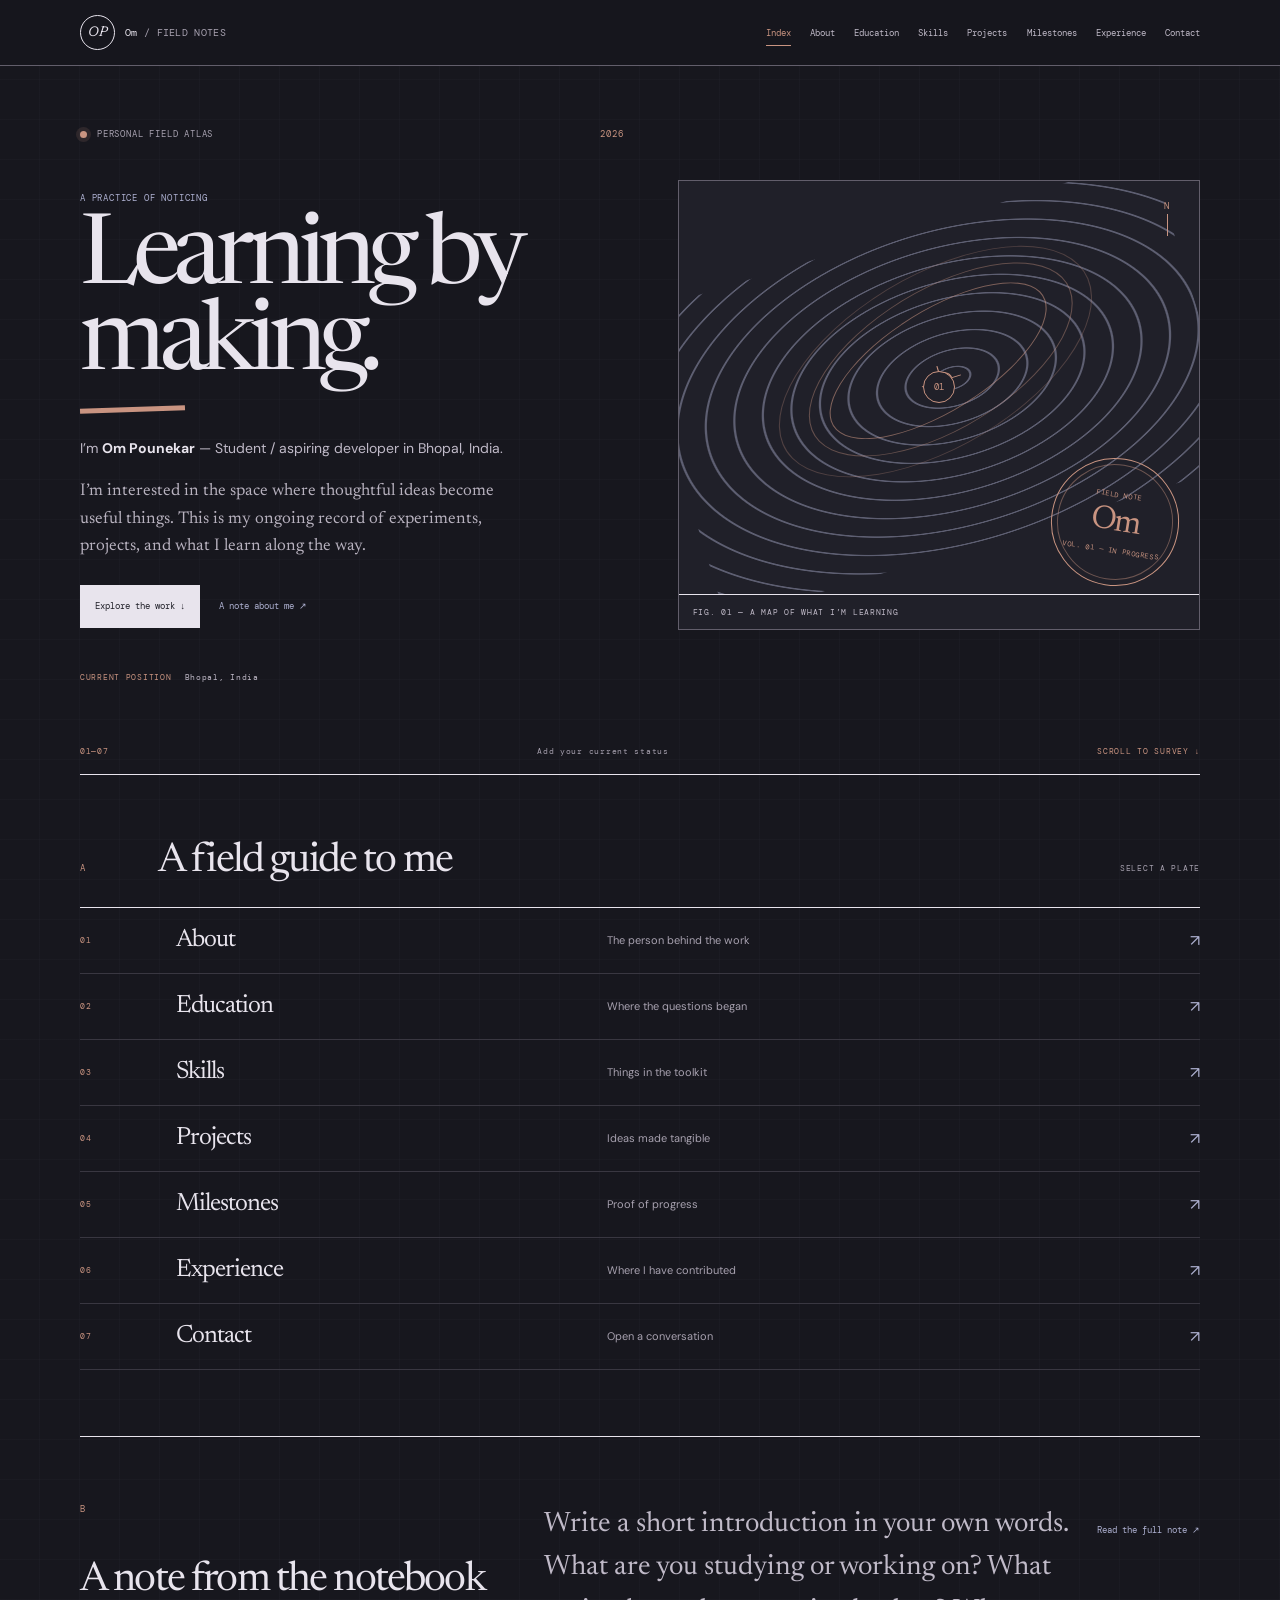
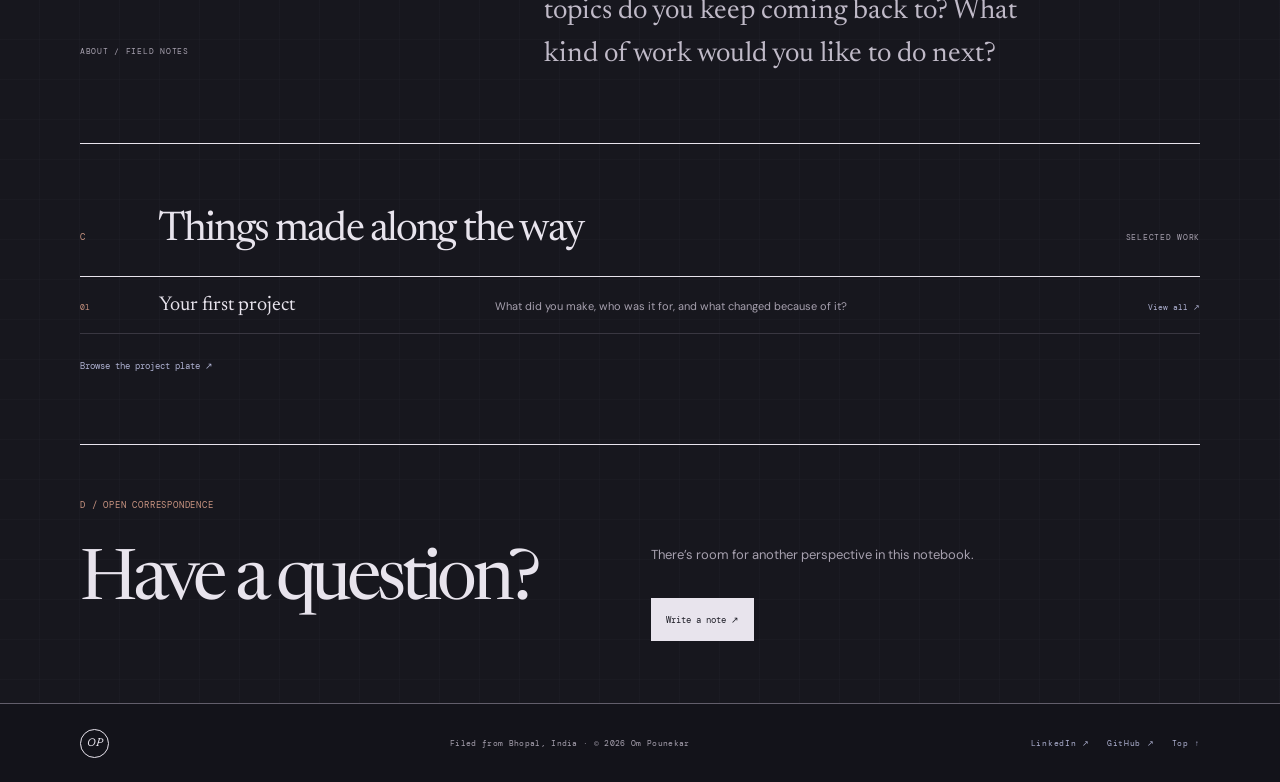
<file: index.html>
<!doctype html>
<html lang="en">
  <head>
    <meta charset="utf-8">
    <meta name="viewport" content="width=device-width, initial-scale=1">
    <meta name="theme-color" content="#17171e">
    <meta name="description" content="A personal field atlas of projects, learning, and ideas by Om Pounekar.">
    <title>Om Pounekar — Field Atlas</title>
    <link rel="preconnect" href="https://fonts.googleapis.com">
    <link rel="preconnect" href="https://fonts.gstatic.com" crossorigin>
    <link href="https://fonts.googleapis.com/css2?family=DM+Mono:wght@400;500&family=DM+Sans:wght@400;500;600;700&family=Newsreader:opsz,wght@6..72,400;6..72,500;6..72,600&family=Space+Grotesk:wght@400;500;600;700&display=swap" rel="stylesheet">
    <link rel="stylesheet" href="style.css">
    <script src="script.js" defer></script>
  </head>
  <body data-page="home" data-base="./" data-profile="profile.json">
    <a class="skip-link" href="#main">Skip to content</a>
    <div id="app"><p class="loading-note">Unfolding the field notes…</p></div>
    <noscript>This portfolio needs JavaScript to display the profile stored in profile.json.</noscript>
  </body>
</html>
</file>
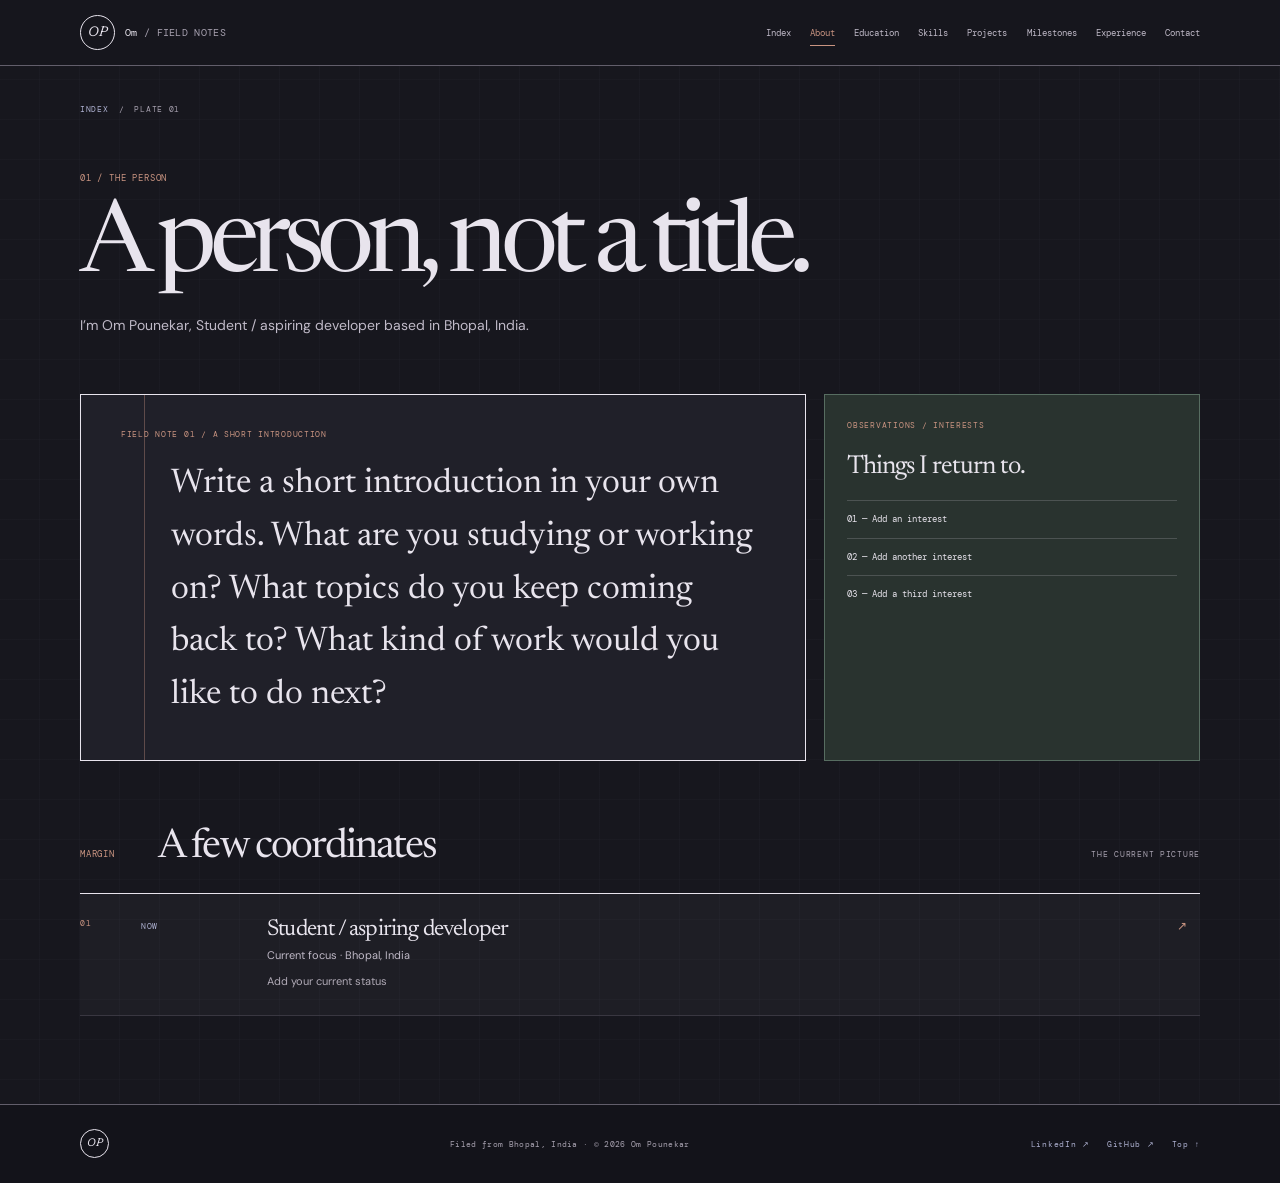
<file: about/index.html>
<!doctype html>
<html lang="en">
  <head>
    <meta charset="utf-8">
    <meta name="viewport" content="width=device-width, initial-scale=1">
    <meta name="theme-color" content="#17171e">
    <meta name="description" content="About Om Pounekar — interests, background, and current focus.">
    <title>About — Om Pounekar</title>
    <link rel="preconnect" href="https://fonts.googleapis.com">
    <link rel="preconnect" href="https://fonts.gstatic.com" crossorigin>
    <link href="https://fonts.googleapis.com/css2?family=DM+Mono:wght@400;500&family=DM+Sans:wght@400;500;600;700&family=Newsreader:opsz,wght@6..72,400;6..72,500;6..72,600&family=Space+Grotesk:wght@400;500;600;700&display=swap" rel="stylesheet">
    <link rel="stylesheet" href="../style.css">
    <script src="../script.js" defer></script>
  </head>
  <body data-page="about" data-base="../" data-profile="../profile.json">
    <a class="skip-link" href="#main">Skip to content</a>
    <div id="app"><p class="loading-note">Unfolding the field notes…</p></div>
    <noscript>This portfolio needs JavaScript to display the profile stored in profile.json.</noscript>
  </body>
</html>
</file>
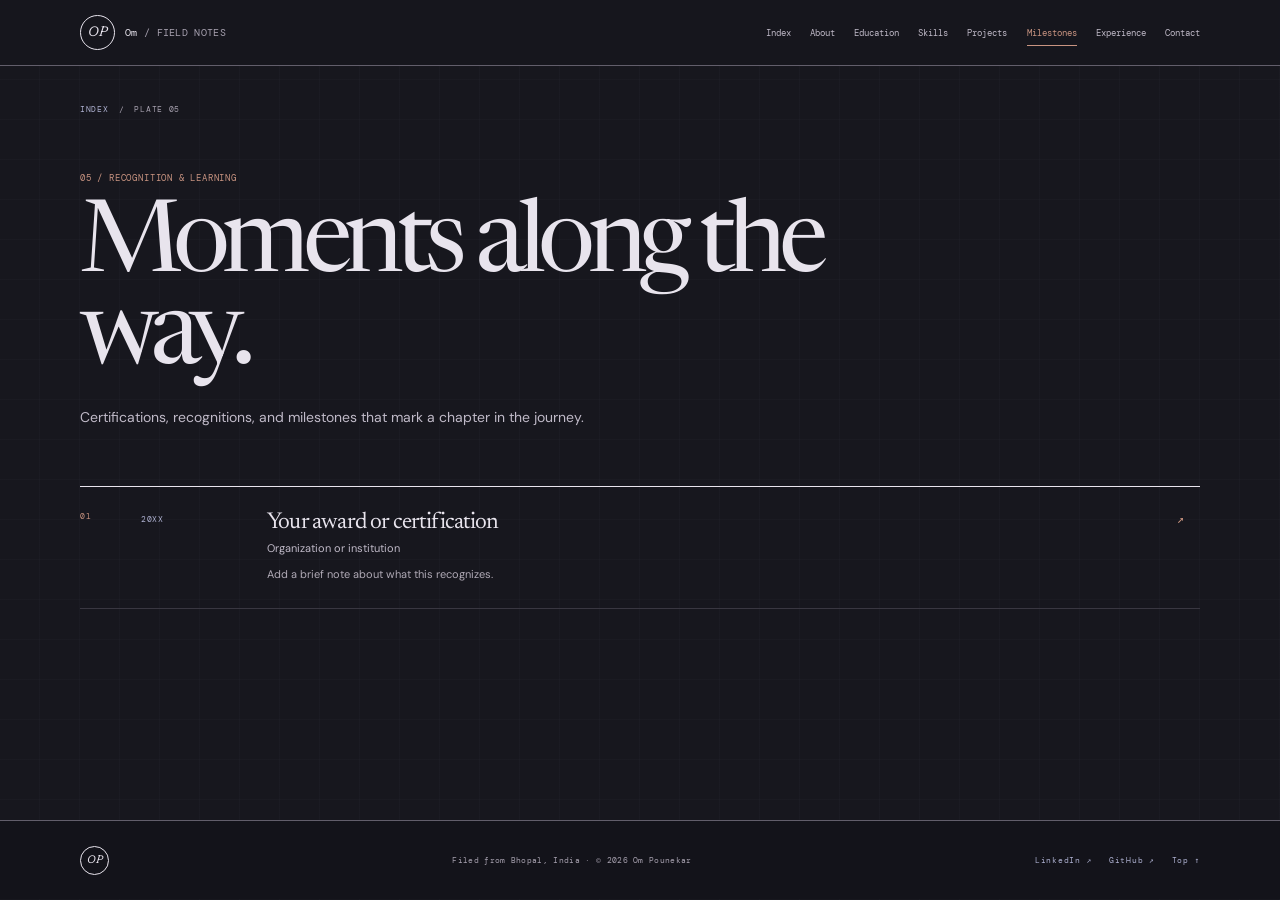
<file: achievements/index.html>
<!doctype html>
<html lang="en">
  <head>
    <meta charset="utf-8">
    <meta name="viewport" content="width=device-width, initial-scale=1">
    <meta name="theme-color" content="#17171e">
    <meta name="description" content="Achievements, awards, and certifications of Om Pounekar.">
    <title>Milestones — Om Pounekar</title>
    <link rel="preconnect" href="https://fonts.googleapis.com">
    <link rel="preconnect" href="https://fonts.gstatic.com" crossorigin>
    <link href="https://fonts.googleapis.com/css2?family=DM+Mono:wght@400;500&family=DM+Sans:wght@400;500;600;700&family=Newsreader:opsz,wght@6..72,400;6..72,500;6..72,600&family=Space+Grotesk:wght@400;500;600;700&display=swap" rel="stylesheet">
    <link rel="stylesheet" href="../style.css">
    <script src="../script.js" defer></script>
  </head>
  <body data-page="achievements" data-base="../" data-profile="../profile.json">
    <a class="skip-link" href="#main">Skip to content</a>
    <div id="app"><p class="loading-note">Unfolding the field notes…</p></div>
    <noscript>This portfolio needs JavaScript to display the profile stored in profile.json.</noscript>
  </body>
</html>
</file>
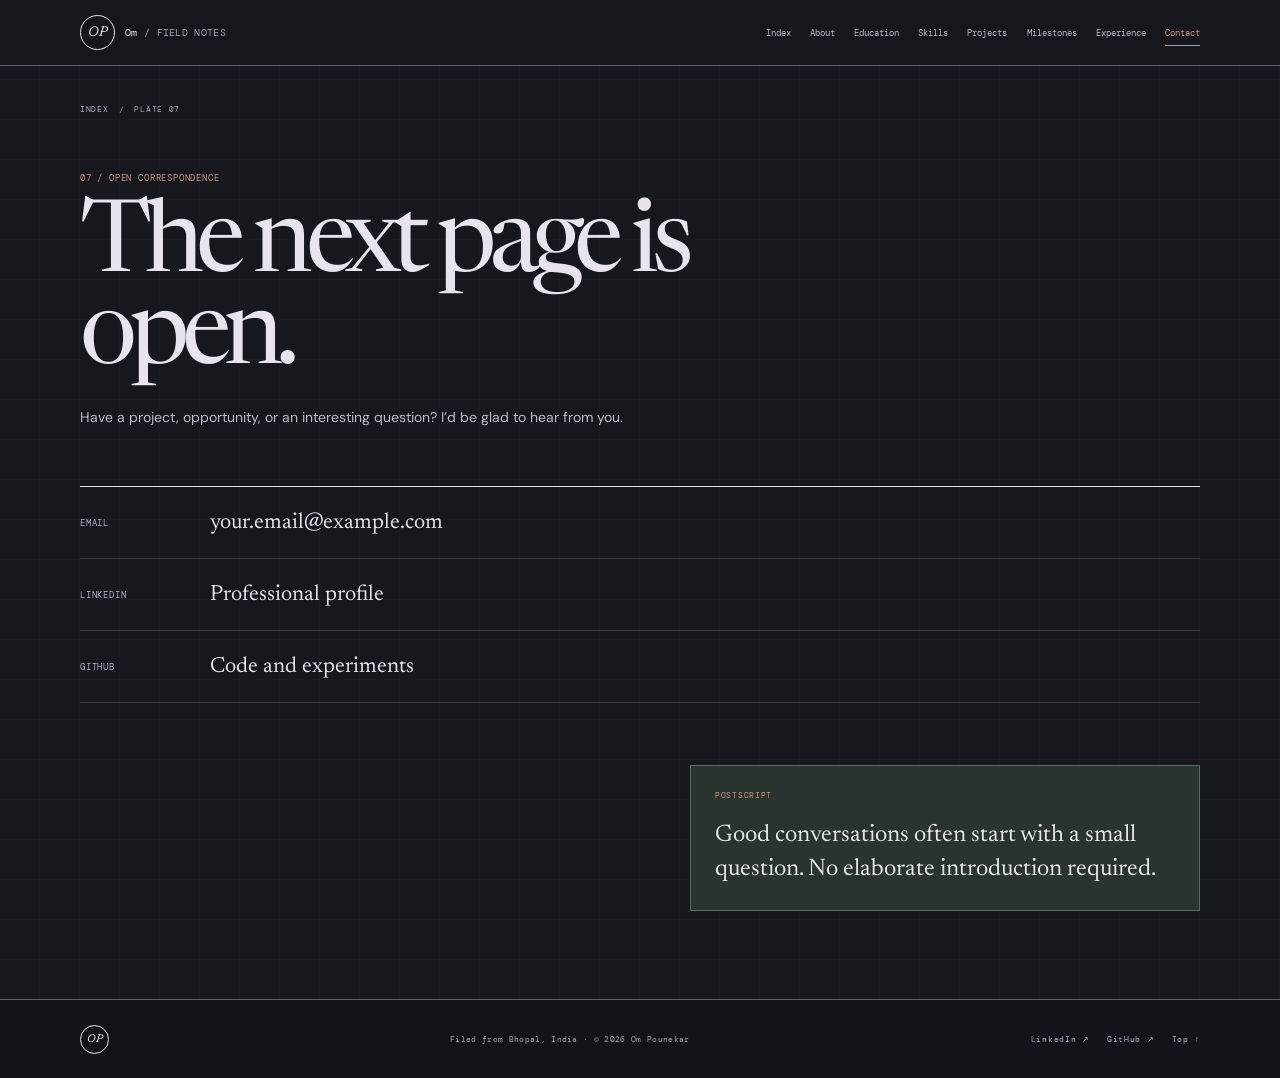
<file: contact/index.html>
<!doctype html>
<html lang="en">
  <head>
    <meta charset="utf-8">
    <meta name="viewport" content="width=device-width, initial-scale=1">
    <meta name="theme-color" content="#17171e">
    <meta name="description" content="Contact Om Pounekar and visit LinkedIn and GitHub profiles.">
    <title>Contact — Om Pounekar</title>
    <link rel="preconnect" href="https://fonts.googleapis.com">
    <link rel="preconnect" href="https://fonts.gstatic.com" crossorigin>
    <link href="https://fonts.googleapis.com/css2?family=DM+Mono:wght@400;500&family=DM+Sans:wght@400;500;600;700&family=Newsreader:opsz,wght@6..72,400;6..72,500;6..72,600&family=Space+Grotesk:wght@400;500;600;700&display=swap" rel="stylesheet">
    <link rel="stylesheet" href="../style.css">
    <script src="../script.js" defer></script>
  </head>
  <body data-page="contact" data-base="../" data-profile="../profile.json">
    <a class="skip-link" href="#main">Skip to content</a>
    <div id="app"><p class="loading-note">Unfolding the field notes…</p></div>
    <noscript>This portfolio needs JavaScript to display the profile stored in profile.json.</noscript>
  </body>
</html>
</file>
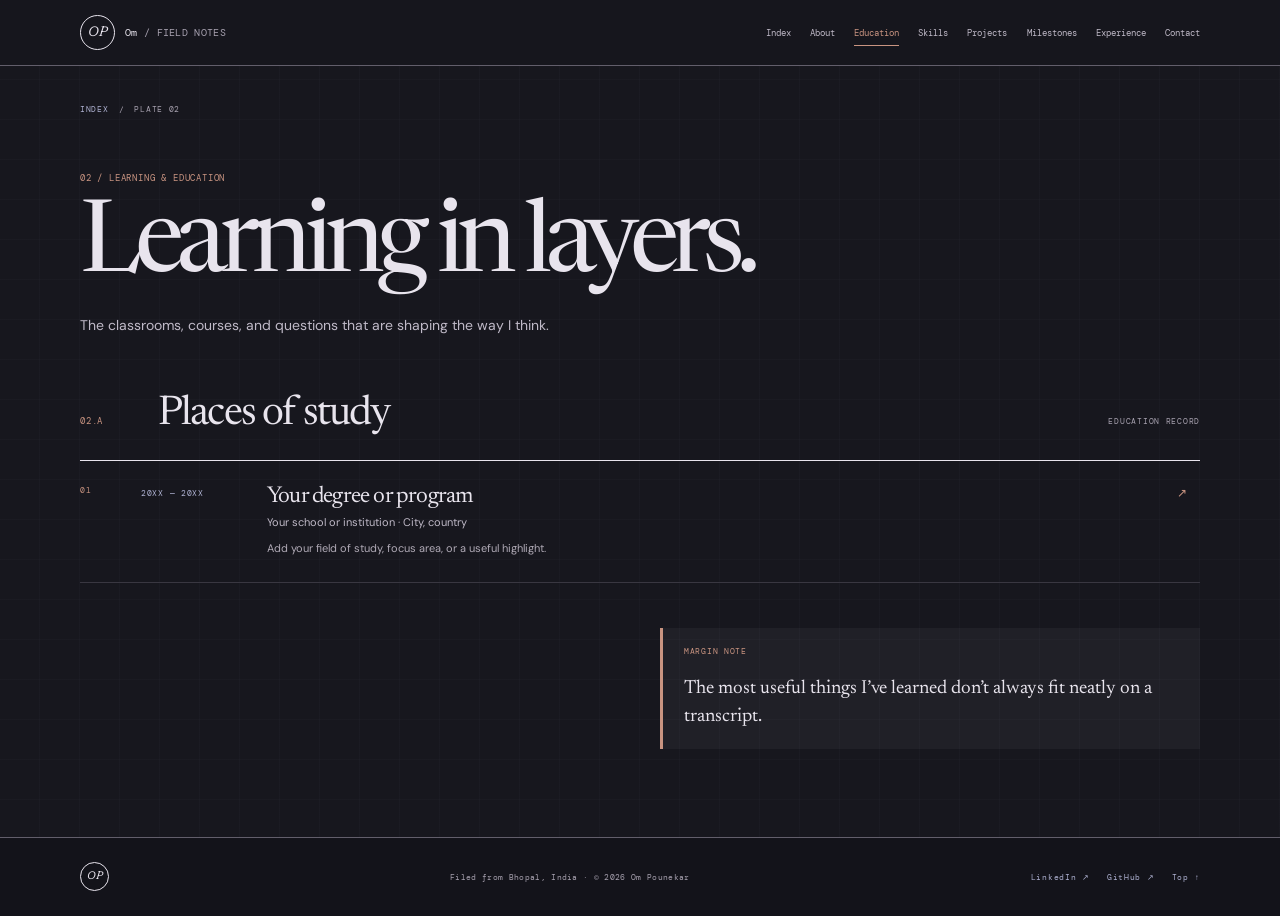
<file: education/index.html>
<!doctype html>
<html lang="en">
  <head>
    <meta charset="utf-8">
    <meta name="viewport" content="width=device-width, initial-scale=1">
    <meta name="theme-color" content="#17171e">
    <meta name="description" content="The education and learning journey of Om Pounekar.">
    <title>Education — Om Pounekar</title>
    <link rel="preconnect" href="https://fonts.googleapis.com">
    <link rel="preconnect" href="https://fonts.gstatic.com" crossorigin>
    <link href="https://fonts.googleapis.com/css2?family=DM+Mono:wght@400;500&family=DM+Sans:wght@400;500;600;700&family=Newsreader:opsz,wght@6..72,400;6..72,500;6..72,600&family=Space+Grotesk:wght@400;500;600;700&display=swap" rel="stylesheet">
    <link rel="stylesheet" href="../style.css">
    <script src="../script.js" defer></script>
  </head>
  <body data-page="education" data-base="../" data-profile="../profile.json">
    <a class="skip-link" href="#main">Skip to content</a>
    <div id="app"><p class="loading-note">Unfolding the field notes…</p></div>
    <noscript>This portfolio needs JavaScript to display the profile stored in profile.json.</noscript>
  </body>
</html>
</file>
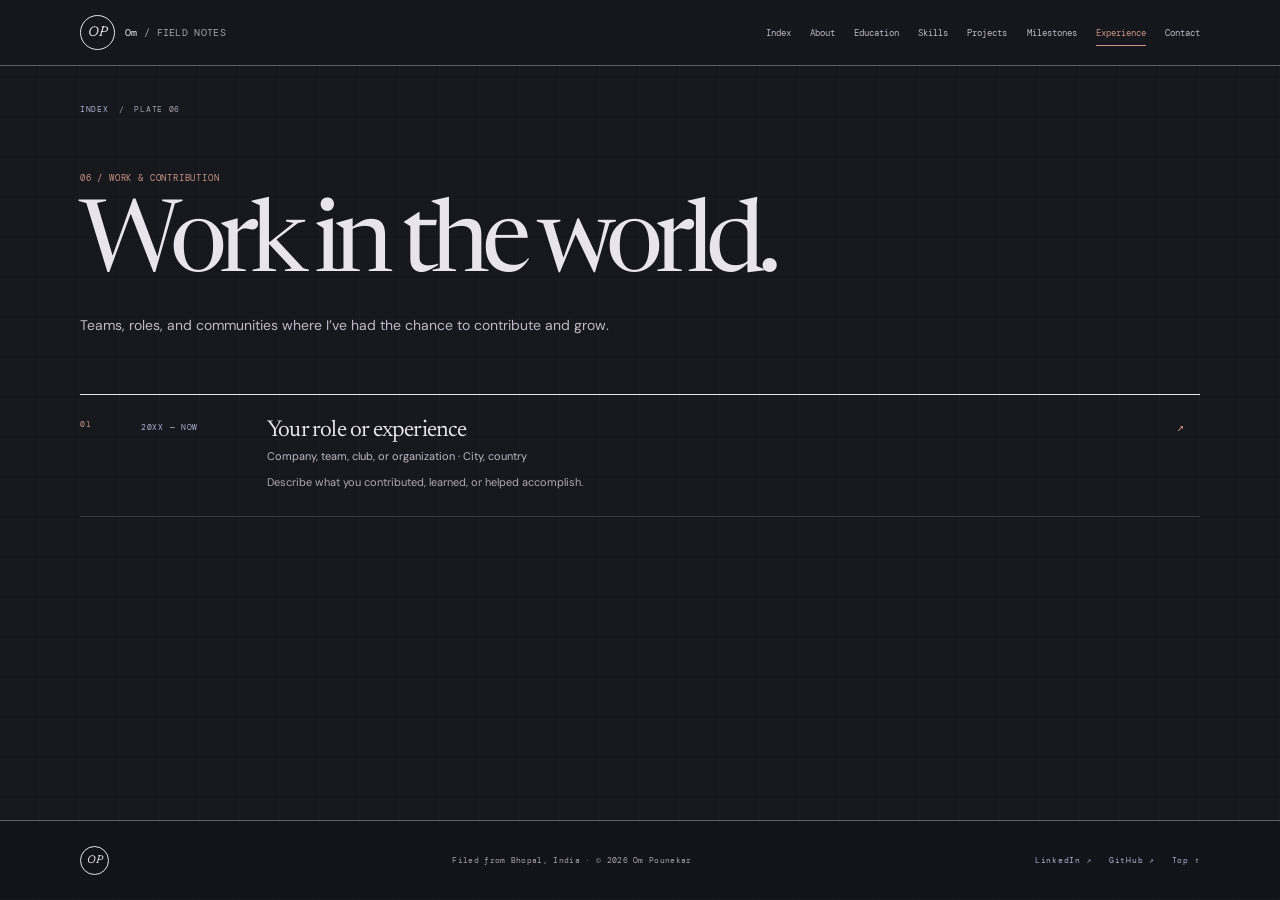
<file: experience/index.html>
<!doctype html>
<html lang="en">
  <head>
    <meta charset="utf-8">
    <meta name="viewport" content="width=device-width, initial-scale=1">
    <meta name="theme-color" content="#17171e">
    <meta name="description" content="Work, internship, and community experience of Om Pounekar.">
    <title>Experience — Om Pounekar</title>
    <link rel="preconnect" href="https://fonts.googleapis.com">
    <link rel="preconnect" href="https://fonts.gstatic.com" crossorigin>
    <link href="https://fonts.googleapis.com/css2?family=DM+Mono:wght@400;500&family=DM+Sans:wght@400;500;600;700&family=Newsreader:opsz,wght@6..72,400;6..72,500;6..72,600&family=Space+Grotesk:wght@400;500;600;700&display=swap" rel="stylesheet">
    <link rel="stylesheet" href="../style.css">
    <script src="../script.js" defer></script>
  </head>
  <body data-page="experience" data-base="../" data-profile="../profile.json">
    <a class="skip-link" href="#main">Skip to content</a>
    <div id="app"><p class="loading-note">Unfolding the field notes…</p></div>
    <noscript>This portfolio needs JavaScript to display the profile stored in profile.json.</noscript>
  </body>
</html>
</file>
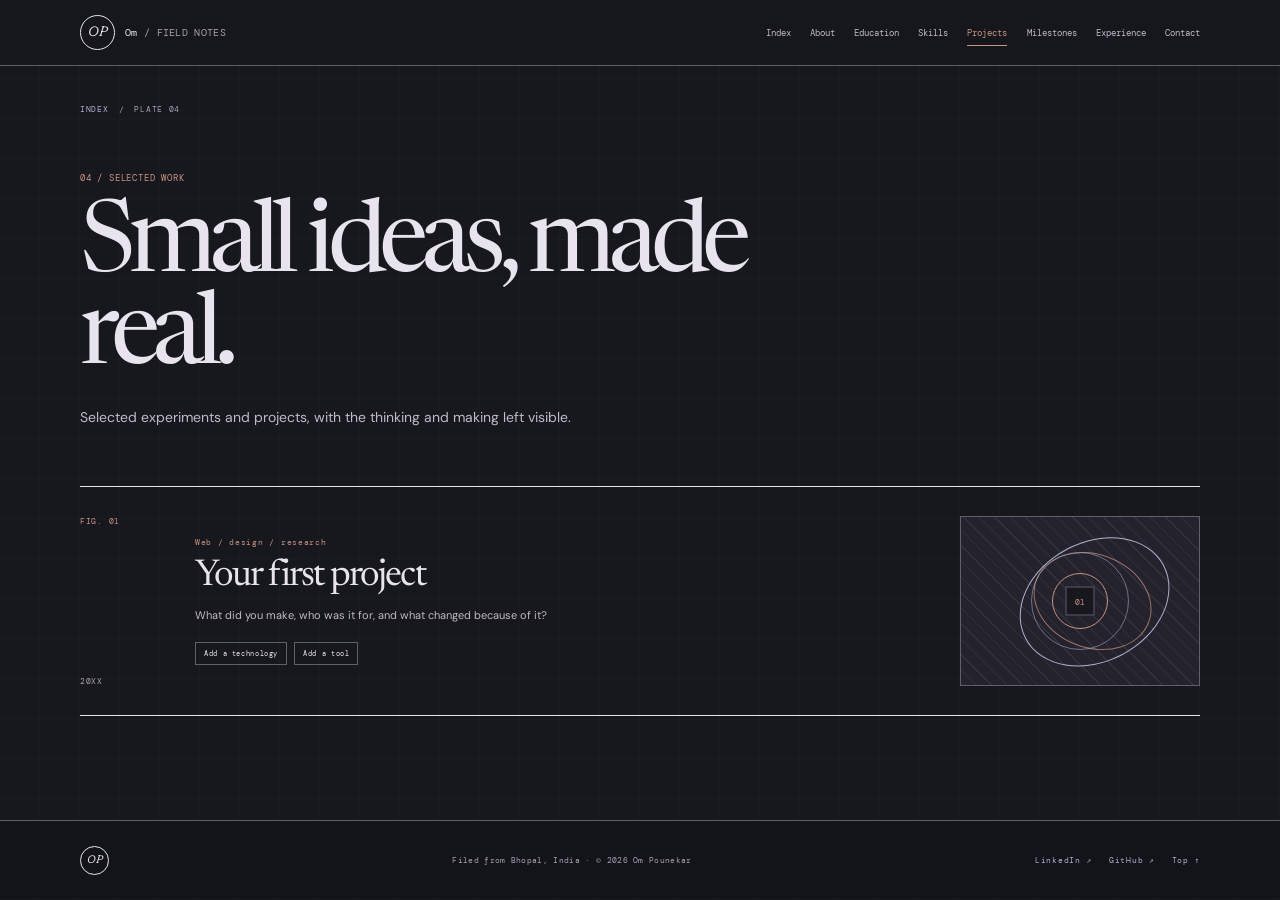
<file: projects/index.html>
<!doctype html>
<html lang="en">
  <head>
    <meta charset="utf-8">
    <meta name="viewport" content="width=device-width, initial-scale=1">
    <meta name="theme-color" content="#17171e">
    <meta name="description" content="Selected projects and experiments by Om Pounekar.">
    <title>Projects — Om Pounekar</title>
    <link rel="preconnect" href="https://fonts.googleapis.com">
    <link rel="preconnect" href="https://fonts.gstatic.com" crossorigin>
    <link href="https://fonts.googleapis.com/css2?family=DM+Mono:wght@400;500&family=DM+Sans:wght@400;500;600;700&family=Newsreader:opsz,wght@6..72,400;6..72,500;6..72,600&family=Space+Grotesk:wght@400;500;600;700&display=swap" rel="stylesheet">
    <link rel="stylesheet" href="../style.css">
    <script src="../script.js" defer></script>
  </head>
  <body data-page="projects" data-base="../" data-profile="../profile.json">
    <a class="skip-link" href="#main">Skip to content</a>
    <div id="app"><p class="loading-note">Unfolding the field notes…</p></div>
    <noscript>This portfolio needs JavaScript to display the profile stored in profile.json.</noscript>
  </body>
</html>
</file>
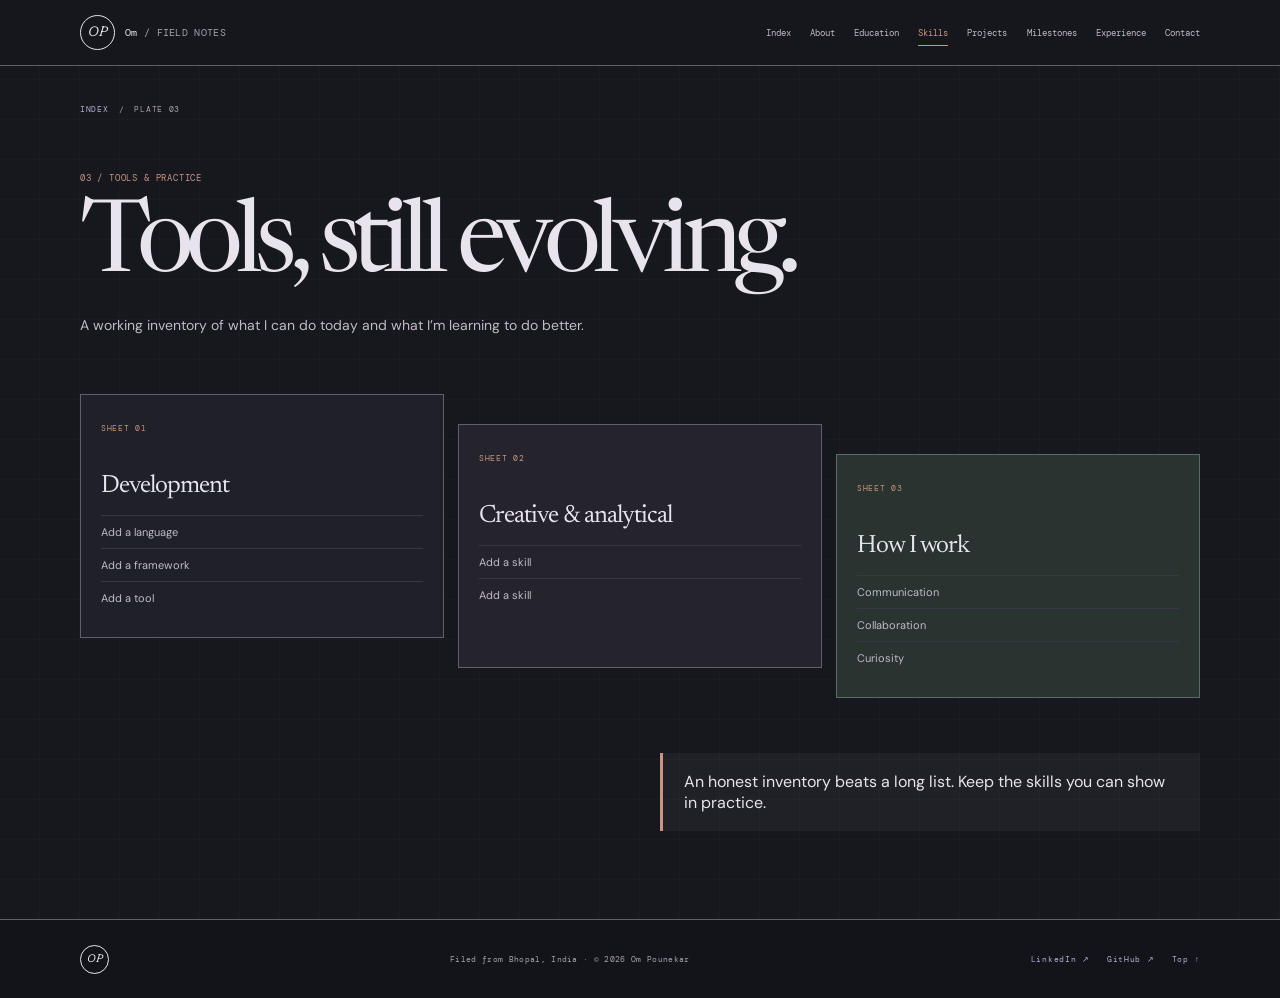
<file: skills/index.html>
<!doctype html>
<html lang="en">
  <head>
    <meta charset="utf-8">
    <meta name="viewport" content="width=device-width, initial-scale=1">
    <meta name="theme-color" content="#17171e">
    <meta name="description" content="Skills, interests, and tools in the portfolio of Om Pounekar.">
    <title>Skills — Om Pounekar</title>
    <link rel="preconnect" href="https://fonts.googleapis.com">
    <link rel="preconnect" href="https://fonts.gstatic.com" crossorigin>
    <link href="https://fonts.googleapis.com/css2?family=DM+Mono:wght@400;500&family=DM+Sans:wght@400;500;600;700&family=Newsreader:opsz,wght@6..72,400;6..72,500;6..72,600&family=Space+Grotesk:wght@400;500;600;700&display=swap" rel="stylesheet">
    <link rel="stylesheet" href="../style.css">
    <script src="../script.js" defer></script>
  </head>
  <body data-page="skills" data-base="../" data-profile="../profile.json">
    <a class="skip-link" href="#main">Skip to content</a>
    <div id="app"><p class="loading-note">Unfolding the field notes…</p></div>
    <noscript>This portfolio needs JavaScript to display the profile stored in profile.json.</noscript>
  </body>
</html>
</file>
<file: style.css>
:root {
  color-scheme: dark;
  --paper: #17171e;
  --paper-light: #202029;
  --paper-shadow: #292831;
  --ink: #e8e4ed;
  --ink-soft: #c0bac8;
  --muted: #a7a1af;
  --line: #393741;
  --line-dark: #625e6b;
  --red: #c99481;
  --blue: #aeb1d1;
  --celadon: #29332f;
  --mono: "DM Mono", Consolas, monospace;
  --sans: "DM Sans", Arial, sans-serif;
  --display: "Space Grotesk", Arial, sans-serif;
  --serif: "Newsreader", Georgia, serif;
}

* { box-sizing: border-box; }
html { scroll-behavior: smooth; scroll-padding-top: 85px; }
body {
  margin: 0;
  background-color: var(--paper);
  background-image: linear-gradient(90deg, transparent 0 39px, rgb(174 177 209 / 5%) 40px, transparent 41px), linear-gradient(transparent 0 39px, rgb(174 177 209 / 5%) 40px, transparent 41px);
  background-size: 40px 40px;
  color: var(--ink);
  font-family: var(--sans);
  -webkit-font-smoothing: antialiased;
}
a { color: inherit; text-decoration: none; }
button { font: inherit; }
::selection { background: #52675d; color: var(--ink); }
.shell { width: min(1120px, calc(100% - 72px)); margin-inline: auto; }
.skip-link { position: absolute; z-index: 20; top: 8px; left: 8px; padding: 12px 16px; transform: translateY(-150%); background: var(--ink); color: var(--paper-light); }
.skip-link:focus { transform: translateY(0); }
.site-header { position: sticky; z-index: 10; top: 0; border-bottom: 1px solid var(--line-dark); background: rgb(23 23 30 / 94%); backdrop-filter: blur(12px); }
.nav { min-height: 65px; display: flex; align-items: center; justify-content: space-between; gap: 20px; }
.brand { display: inline-flex; flex: 0 0 auto; align-items: center; gap: 10px; }
.brand-seal, .footer-mark { display: grid; width: 35px; height: 35px; place-items: center; border: 1px solid var(--ink); border-radius: 50%; font-family: var(--serif); font-size: 14px; font-style: italic; }
.brand-name { font-family: var(--mono); font-size: 10px; letter-spacing: .03em; }
.brand-suffix { color: var(--muted); }
.site-nav { display: flex; align-items: center; gap: clamp(10px, 1.5vw, 20px); }
.site-nav a { position: relative; padding: 8px 0; color: var(--ink-soft); font-family: var(--mono); font-size: 9px; transition: color .18s ease; }
.site-nav a:hover, .site-nav a[aria-current="page"] { color: var(--red); }
.site-nav a[aria-current="page"]::after { position: absolute; right: 0; bottom: 1px; left: 0; height: 1px; background: var(--red); content: ""; }
.menu-toggle { display: none; }

.home-page { position: relative; }
.home-hero { position: relative; min-height: 650px; display: grid; grid-template-columns: 1.02fr .98fr; gap: 54px; align-items: center; padding-top: 62px; padding-bottom: 92px; border-bottom: 1px solid var(--ink); }
.hero-copy { position: relative; z-index: 1; }
.hero-overline, .hero-pretitle, .hero-coordinates, .hero-index, .section-index, .section-note, .route-number, .plate-kicker, .breadcrumb, .sheet-label, .timeline-index, .timeline-date, .project-index, .project-period, .project-tags, .contact-record, .footer-links, .footer-credit, .figure-caption, .map-stamp, .north-mark, .edit-hint, .empty-note, .skill-sheet-number {
  font-family: var(--mono);
  font-size: 9px;
  letter-spacing: .09em;
}
.hero-overline { display: flex; align-items: center; gap: 10px; color: var(--muted); }
.live-mark { width: 7px; height: 7px; border-radius: 50%; background: var(--red); box-shadow: 0 0 0 4px rgb(201 148 129 / 13%); }
.overline-year { margin-left: auto; color: var(--red); }
.hero-pretitle { margin: 52px 0 14px; color: var(--blue); font-size: 9px; }
.hero-title { max-width: 610px; margin: 0 0 24px; font-family: var(--serif); font-size: clamp(62px, 7.6vw, 100px); font-weight: 400; letter-spacing: -.075em; line-height: .88; }
.hero-title::after { display: block; width: 105px; height: 5px; margin-top: 18px; transform: rotate(-2deg); background: var(--red); content: ""; }
.hero-intro { max-width: 430px; margin-bottom: 13px; color: var(--ink-soft); font-size: 14px; line-height: 1.8; }
.hero-intro strong { color: var(--ink); font-weight: 700; }
.hero-story { max-width: 415px; margin-bottom: 25px; color: #b8b2bf; font-family: var(--serif); font-size: 17px; line-height: 1.6; }
.hero-actions { display: flex; flex-wrap: wrap; align-items: center; gap: 19px; }
.ink-button { display: inline-flex; min-height: 43px; align-items: center; justify-content: center; padding: 0 15px; background: var(--ink); color: var(--paper-light); font-family: var(--mono); font-size: 9px; transition: background .2s ease, transform .2s ease; }
.ink-button:hover { transform: translateY(-2px); background: var(--red); }
.text-button { color: var(--blue); font-family: var(--mono); font-size: 9px; }
.text-button:hover { color: var(--red); }
.hero-coordinates { display: flex; gap: 13px; align-items: baseline; margin-top: 44px; color: var(--ink-soft); font-size: 8px; }
.coordinate-label { color: var(--red); }

.atlas-figure { position: relative; min-height: 450px; margin: 0; overflow: hidden; border: 1px solid var(--line-dark); background-color: #202029; background-image: linear-gradient(90deg, transparent 49.8%, rgb(174 177 209 / 13%) 50%, transparent 50.2%), linear-gradient(transparent 49.8%, rgb(174 177 209 / 13%) 50%, transparent 50.2%); background-size: 24px 24px; }
.contour-map { position: absolute; inset: 5% 4% 12%; overflow: hidden; background: repeating-radial-gradient(ellipse at 53% 48%, transparent 0 15px, rgb(174 177 209 / 43%) 16px 17px, transparent 18px 26px); transform: rotate(-17deg) scale(1.13, .86); }
.contour { position: absolute; display: block; border: 1px solid rgb(201 148 129 / 56%); border-radius: 50%; transform: rotate(-22deg); }
.contour-one { top: 26%; left: 28%; width: 47%; height: 31%; }
.contour-two { top: 20%; left: 24%; width: 56%; height: 43%; border-color: rgb(201 148 129 / 40%); }
.contour-three { top: 15%; left: 18%; width: 66%; height: 53%; border-color: rgb(201 148 129 / 28%); }
.map-crosshair { position: absolute; top: 48%; left: 51%; width: 20px; height: 20px; border: 1px solid var(--red); border-radius: 50%; transform: translate(-50%, -50%); }
.map-crosshair::before, .map-crosshair::after { position: absolute; top: 50%; left: 50%; background: var(--red); content: ""; transform: translate(-50%, -50%); }
.map-crosshair::before { width: 36px; height: 1px; }
.map-crosshair::after { width: 1px; height: 36px; }
.north-mark { position: absolute; top: 19px; right: 18px; display: grid; width: 28px; height: 38px; place-items: start center; color: var(--red); }
.north-mark::after { width: 1px; height: 22px; background: var(--red); content: ""; }
.map-pin { position: absolute; top: 46%; left: 50%; z-index: 2; display: grid; width: 32px; height: 32px; place-items: center; border: 1px solid var(--red); border-radius: 50%; background: var(--paper-light); color: var(--red); font-family: var(--mono); font-size: 9px; transform: translate(-50%, -50%); }
.map-stamp { position: absolute; right: 20px; bottom: 43px; z-index: 2; display: flex; width: 128px; height: 128px; flex-direction: column; align-items: center; justify-content: center; gap: 7px; border: 1px solid var(--red); border-radius: 50%; color: var(--red); font-size: 7px; transform: rotate(9deg); }
.map-stamp::before { position: absolute; inset: 5px; border: 1px solid rgb(201 148 129 / 45%); border-radius: 50%; content: ""; }
.map-stamp strong { font-family: var(--serif); font-size: 33px; font-weight: 400; letter-spacing: -.08em; }
.figure-caption { position: absolute; right: 0; bottom: 0; left: 0; padding: 12px 14px; border-top: 1px solid var(--ink); background: var(--paper-light); color: var(--ink-soft); font-size: 8px; }
.hero-index { position: absolute; right: 0; bottom: 18px; left: 0; display: flex; justify-content: space-between; gap: 10px; color: var(--muted); font-size: 8px; }
.hero-index span:first-child, .hero-index span:last-child { color: var(--red); }

.atlas-index, .home-excerpt, .featured-work { padding: 66px 0; border-bottom: 1px solid var(--ink); }
.section-head { display: grid; grid-template-columns: 63px minmax(0, 1fr) auto; gap: 15px; align-items: baseline; margin-bottom: 25px; }
.section-index { color: var(--red); font-size: 9px; }
.section-head h2 { margin: 0; font-family: var(--serif); font-size: clamp(27px, 3.5vw, 41px); font-weight: 400; letter-spacing: -.045em; }
.section-note { color: var(--muted); font-size: 8px; text-align: right; }
.route-list { border-top: 1px solid var(--ink); }
.route-row { min-height: 66px; display: grid; grid-template-columns: 80px minmax(125px, .75fr) 1fr 24px; gap: 16px; align-items: center; border-bottom: 1px solid var(--line); transition: padding .2s ease, background .2s ease; }
.route-row:hover { padding-right: 10px; padding-left: 10px; background: var(--paper-light); }
.route-number { color: var(--red); font-size: 8px; }
.route-name { font-family: var(--serif); font-size: 25px; letter-spacing: -.04em; }
.route-note { color: var(--muted); font-size: 11px; }
.route-arrow { color: var(--blue); text-align: right; }
.home-excerpt { display: grid; grid-template-columns: 1fr 1.2fr auto; gap: 24px; align-items: start; }
.home-excerpt .section-head { display: contents; }
.home-excerpt .section-index { grid-column: 1; }
.home-excerpt .section-head h2 { grid-column: 1; }
.home-excerpt .section-note { grid-column: 1; text-align: left; }
.excerpt-copy { grid-column: 2; grid-row: 1 / span 3; margin: 0; color: var(--ink-soft); font-family: var(--serif); font-size: clamp(19px, 2.3vw, 28px); line-height: 1.55; }
.home-excerpt .text-button { grid-column: 3; grid-row: 1; align-self: end; white-space: nowrap; }
.featured-work { padding-bottom: 70px; }
.featured-list { border-top: 1px solid var(--ink); margin-bottom: 19px; }
.featured-row { display: grid; grid-template-columns: 65px minmax(150px, .8fr) 1.5fr 88px; gap: 14px; align-items: baseline; padding: 18px 0; border-bottom: 1px solid var(--line); }
.featured-number { color: var(--red); font-family: var(--mono); font-size: 8px; }
.featured-row h3 { margin: 0; font-family: var(--serif); font-size: 20px; font-weight: 400; }
.featured-row p { margin: 0; color: var(--muted); font-size: 11px; line-height: 1.6; }
.featured-arrow { color: var(--blue); font-family: var(--mono); font-size: 8px; text-align: right; }
.home-closer { position: relative; display: grid; grid-template-columns: 1fr 1fr; gap: 22px; align-items: center; padding: 54px 0 62px; }
.home-closer .plate-kicker { grid-column: 1 / -1; margin: 0; color: var(--red); }
.home-closer h2 { margin: 0 0 8px; font-family: var(--serif); font-size: clamp(40px, 6vw, 70px); font-weight: 400; letter-spacing: -.06em; }
.home-closer p { grid-column: 2; grid-row: 2; color: var(--muted); font-size: 13px; }
.home-closer .ink-button { grid-column: 2; grid-row: 3; justify-self: start; }
.home-closer h2 { grid-column: 1; grid-row: 2 / span 2; }

.page-shell { min-height: calc(100vh - 146px); padding-top: 38px; padding-bottom: 88px; }
.breadcrumb { display: flex; gap: 10px; align-items: center; margin-bottom: 58px; color: var(--muted); font-size: 8px; }
.breadcrumb a { color: var(--blue); }
.breadcrumb a:hover { color: var(--red); }
.page-head { max-width: 820px; margin-bottom: 56px; }
.plate-kicker { margin: 0 0 17px; color: var(--red); font-size: 9px; }
.page-title { max-width: 780px; margin: 0 0 20px; font-family: var(--serif); font-size: clamp(54px, 8vw, 100px); font-weight: 400; letter-spacing: -.075em; line-height: .92; }
.page-lede { max-width: 590px; margin: 0; color: var(--ink-soft); font-size: 14px; line-height: 1.8; }
.story-sheet { position: relative; padding: 34px 40px 38px; border: 1px solid var(--ink); background: var(--paper-light); }
.story-sheet::before { position: absolute; top: 0; bottom: 0; left: 63px; width: 1px; background: rgb(201 148 129 / 38%); content: ""; }
.sheet-label { display: block; margin-bottom: 19px; color: var(--red); font-size: 8px; }
.story-copy { max-width: 730px; margin: 0 0 0 50px; color: var(--ink); font-family: var(--serif); font-size: clamp(21px, 3vw, 34px); line-height: 1.55; }
.about-composition { display: grid; grid-template-columns: 1.45fr .75fr; gap: 18px; margin-bottom: 66px; }
.interest-sheet { padding: 25px 22px; border: 1px solid #576d61; background: var(--celadon); }
.interest-sheet h2 { margin: 24px 0 20px; font-family: var(--serif); font-size: 26px; font-weight: 400; letter-spacing: -.04em; }
.interest-list { margin: 0; padding: 0; list-style: none; }
.interest-list li { padding: 11px 0; border-top: 1px solid rgb(232 228 237 / 18%); font-family: var(--mono); font-size: 9px; line-height: 1.6; }
.section-head + .timeline { margin-top: 19px; }
.timeline { border-top: 1px solid var(--ink); }
.timeline-row { display: grid; grid-template-columns: 45px 110px minmax(0, 1fr) 23px; gap: 16px; align-items: start; padding: 24px 0; border-bottom: 1px solid var(--line); }
.timeline-index { color: var(--red); font-size: 8px; }
.timeline-date { padding-top: 3px; color: var(--blue); font-size: 8px; }
.timeline-content h2 { margin: 0 0 7px; font-family: var(--serif); font-size: 23px; font-weight: 400; letter-spacing: -.035em; }
.timeline-place { margin: 0 0 10px; color: var(--ink-soft); font-size: 11px; }
.timeline-description { max-width: 650px; margin: 0; color: #b0aab6; font-size: 11px; line-height: 1.75; }
.timeline-symbol { color: var(--red); font-family: var(--mono); font-size: 12px; }
.current-row { background: rgb(255 255 255 / 3%); }
.record-link { display: inline-block; margin-top: 12px; color: var(--blue); font-family: var(--mono); font-size: 8px; }
.record-link:hover { color: var(--red); }
.margin-note { max-width: 540px; margin: 45px 0 0 auto; padding: 18px 21px; border-left: 3px solid var(--red); background: rgb(255 255 255 / 4%); }
.margin-note p { margin: 10px 0 0; font-family: var(--serif); font-size: 19px; line-height: 1.45; }

.skills-board { display: grid; grid-template-columns: repeat(3, 1fr); align-items: start; gap: 14px; }
.skill-sheet { min-height: 244px; padding: 20px; border: 1px solid var(--line-dark); background: var(--paper-light); }
.skill-sheet:nth-child(2) { margin-top: 30px; background: #25242d; }
.skill-sheet:nth-child(3) { margin-top: 60px; border-color: #576d61; background: var(--celadon); }
.skill-sheet-number { color: var(--red); font-size: 8px; }
.skill-sheet h2 { margin: 38px 0 16px; font-family: var(--serif); font-size: 25px; font-weight: 400; letter-spacing: -.04em; }
.skill-list { margin: 0; padding: 0; list-style: none; }
.skill-list li { padding: 9px 0; border-top: 1px solid var(--line); color: var(--ink-soft); font-size: 11px; }
.skills-board + .margin-note { margin-top: 55px; }

.project-record { display: grid; grid-template-columns: 91px minmax(0, 1fr) 240px; gap: 24px; align-items: center; padding: 29px 0; border-top: 1px solid var(--ink); }
.project-record:last-child { border-bottom: 1px solid var(--ink); }
.project-index-block { align-self: stretch; display: flex; flex-direction: column; justify-content: space-between; }
.project-index { color: var(--red); font-size: 8px; }
.project-period { color: var(--muted); font-size: 8px; }
.project-description .sheet-label { margin-bottom: 11px; }
.project-description h2 { margin: 0 0 11px; font-family: var(--serif); font-size: clamp(25px, 3vw, 37px); font-weight: 400; letter-spacing: -.05em; }
.project-description > p { max-width: 500px; margin: 0; color: var(--ink-soft); font-size: 11px; line-height: 1.75; }
.project-tags { display: flex; flex-wrap: wrap; gap: 7px; margin: 17px 0 0; padding: 0; list-style: none; font-size: 7px; }
.project-tags li { padding: 6px 8px; border: 1px solid var(--line-dark); }
.project-actions { display: flex; flex-wrap: wrap; gap: 15px; }
.project-drawing { position: relative; height: 170px; overflow: hidden; border: 1px solid var(--line-dark); background: repeating-linear-gradient(45deg, transparent 0 10px, rgb(174 177 209 / 10%) 10px 11px), #24232d; }
.project-drawing::before { position: absolute; top: 15%; left: 23%; width: 65%; height: 70%; border: 1px solid var(--blue); border-radius: 50%; content: ""; transform: rotate(-28deg); }
.project-drawing::after { position: absolute; top: 22%; left: 30%; width: 50%; height: 55%; border: 1px solid rgb(201 148 129 / 70%); border-radius: 50%; content: ""; transform: rotate(21deg); }
.drawing-1 { background-color: #30272a; }
.drawing-1::before { border-radius: 0; transform: rotate(24deg); }
.drawing-1::after { border-radius: 0; transform: rotate(-19deg); }
.drawing-2 { background-color: #222c29; }
.drawing-2::before { width: 60%; height: 60%; border-radius: 0; transform: rotate(45deg); }
.drawing-2::after { width: 60%; height: 60%; border-radius: 0; transform: rotate(-45deg); }
.drawing-ring { position: absolute; z-index: 1; top: 50%; left: 50%; width: 98px; height: 98px; border: 1px solid rgb(174 177 209 / 55%); border-radius: 50%; transform: translate(-50%, -50%); }
.ring-two { width: 56px; height: 56px; border-color: var(--red); }
.drawing-center { position: absolute; z-index: 2; top: 50%; left: 50%; display: grid; width: 29px; height: 29px; place-items: center; border: 1px solid var(--line-dark); background: var(--paper); color: var(--red); font-family: var(--mono); font-size: 8px; transform: translate(-50%, -50%); }

.contact-records { display: grid; grid-template-columns: 130px minmax(0, 1fr); border-top: 1px solid var(--ink); }
.contact-record { min-height: 72px; display: flex; align-items: center; padding: 18px 15px 18px 0; border-bottom: 1px solid var(--line); color: var(--blue); font-size: 9px; }
.contact-record:hover { color: var(--red); }
.contact-detail { display: flex; align-items: center; border-bottom: 1px solid var(--line); color: var(--ink); font-family: var(--serif); font-size: 22px; overflow-wrap: anywhere; }
.contact-note { max-width: 510px; margin: 62px 0 0 auto; padding: 24px; border: 1px solid #576d61; background: var(--celadon); }
.contact-note p { margin: 12px 0 0; font-family: var(--serif); font-size: 24px; line-height: 1.4; }
.empty-note { padding: 18px; border: 1px dashed var(--line-dark); color: var(--ink-soft); font-size: 9px; line-height: 1.7; }
.loading-note { width: min(1120px, calc(100% - 72px)); margin: 60px auto; color: var(--muted); font-family: var(--mono); font-size: 10px; }
.load-error { max-width: 600px; margin: 80px auto; padding: 30px; border: 1px solid var(--red); background: var(--paper-light); }
.load-error h1 { font-family: var(--serif); font-size: 32px; font-weight: 400; }
.load-error p { color: var(--ink-soft); font-size: 13px; line-height: 1.7; }

.site-footer { border-top: 1px solid var(--line-dark); background: #13131a; }
.footer-inner { min-height: 78px; display: flex; align-items: center; justify-content: space-between; gap: 20px; }
.footer-mark { width: 29px; height: 29px; font-size: 11px; }
.footer-credit { margin: 0; color: var(--muted); font-size: 8px; letter-spacing: .04em; }
.footer-links { display: flex; gap: 17px; color: var(--blue); font-size: 8px; }
.footer-links a:hover { color: var(--red); }
:focus-visible { outline: 2px solid var(--red); outline-offset: 4px; }

@media (max-width: 980px) {
  .shell { width: min(100% - 52px, 760px); }
  .nav { min-height: 62px; }
  .menu-toggle { display: flex; width: 38px; height: 38px; flex-direction: column; align-items: center; justify-content: center; gap: 6px; border: 1px solid var(--ink); background: transparent; cursor: pointer; }
  .menu-toggle span { width: 16px; height: 1px; background: var(--ink); transition: transform .18s ease; }
  .menu-toggle[aria-expanded="true"] span:first-child { transform: translateY(3.5px) rotate(45deg); }
  .menu-toggle[aria-expanded="true"] span:last-child { transform: translateY(-3.5px) rotate(-45deg); }
  .site-nav { position: absolute; top: 61px; right: 0; left: 0; display: none; align-items: stretch; gap: 0; padding: 10px 26px 19px; border-bottom: 1px solid var(--line-dark); background: var(--paper); }
  .site-nav.is-open { display: flex; flex-direction: column; }
  .site-nav a { padding: 12px 0; border-bottom: 1px solid var(--line); }
  .site-nav a[aria-current="page"]::after { display: none; }
  .home-hero { min-height: 590px; grid-template-columns: 1fr .85fr; gap: 26px; }
  .hero-title { font-size: clamp(62px, 8vw, 82px); }
  .atlas-figure { min-height: 390px; }
  .project-record { grid-template-columns: 72px minmax(0, 1fr) 185px; gap: 16px; }
}
@media (max-width: 620px) {
  .shell { width: calc(100% - 36px); }
  .home-hero { min-height: 0; grid-template-columns: 1fr; gap: 35px; padding-top: 40px; padding-bottom: 78px; }
  .hero-pretitle { margin-top: 37px; }
  .hero-title { font-size: clamp(60px, 16vw, 84px); }
  .hero-intro { font-size: 13px; }
  .hero-story { font-size: 16px; }
  .hero-coordinates { margin-top: 29px; }
  .atlas-figure { min-height: 360px; }
  .hero-index { bottom: 20px; font-size: 7px; }
  .hero-index span:nth-child(2) { text-align: center; }
  .atlas-index, .home-excerpt, .featured-work { padding: 48px 0; }
  .section-head { grid-template-columns: 39px minmax(0, 1fr); gap: 10px; }
  .section-head h2 { font-size: 29px; }
  .section-note { grid-column: 2; grid-row: 2; text-align: left; }
  .route-row { min-height: 62px; grid-template-columns: 39px minmax(90px, .8fr) 1fr 17px; gap: 8px; }
  .route-name { font-size: 20px; }
  .route-note { font-size: 9px; line-height: 1.5; }
  .home-excerpt { grid-template-columns: 1fr; gap: 15px; }
  .home-excerpt .section-head { display: grid; grid-template-columns: 39px 1fr; gap: 10px; }
  .home-excerpt .section-index { grid-column: 1; }
  .home-excerpt .section-head h2 { grid-column: 2; }
  .home-excerpt .section-note { grid-column: 2; }
  .excerpt-copy { grid-column: 1; grid-row: auto; font-size: 23px; }
  .home-excerpt .text-button { grid-column: 1; grid-row: auto; justify-self: start; }
  .featured-row { grid-template-columns: 37px 1fr 22px; gap: 9px; }
  .featured-row h3 { font-size: 18px; }
  .featured-row p { grid-column: 2; grid-row: 2; font-size: 10px; }
  .featured-arrow { grid-column: 3; grid-row: 1; }
  .home-closer { grid-template-columns: 1fr; gap: 13px; padding: 42px 0 48px; }
  .home-closer .plate-kicker { grid-column: 1; }
  .home-closer h2 { grid-column: 1; grid-row: auto; font-size: 58px; }
  .home-closer p { grid-column: 1; grid-row: auto; margin: 0; }
  .home-closer .ink-button { grid-column: 1; grid-row: auto; }
  .page-shell { min-height: calc(100vh - 126px); padding-top: 27px; padding-bottom: 63px; }
  .breadcrumb { margin-bottom: 40px; }
  .page-head { margin-bottom: 41px; }
  .page-title { font-size: clamp(54px, 15vw, 78px); }
  .page-lede { font-size: 12px; }
  .about-composition { grid-template-columns: 1fr; gap: 12px; margin-bottom: 50px; }
  .story-sheet { padding: 25px 18px 28px; }
  .story-sheet::before { left: 43px; }
  .story-copy { margin-left: 38px; font-size: 23px; }
  .interest-sheet { padding: 21px 18px; }
  .interest-sheet h2 { margin-top: 20px; }
  .timeline-row { grid-template-columns: 28px 1fr 19px; gap: 8px; padding: 20px 0; }
  .timeline-index { grid-column: 1; grid-row: 1; }
  .timeline-date { grid-column: 2; grid-row: 1; }
  .timeline-content { grid-column: 2; grid-row: 2; }
  .timeline-symbol { grid-column: 3; grid-row: 2; }
  .timeline-content h2 { font-size: 21px; }
  .skills-board { grid-template-columns: 1fr; gap: 10px; }
  .skill-sheet, .skill-sheet:nth-child(2), .skill-sheet:nth-child(3) { min-height: auto; margin-top: 0; }
  .skill-sheet h2 { margin-top: 24px; }
  .project-record { grid-template-columns: 47px minmax(0, 1fr); gap: 12px; padding: 22px 0; }
  .project-index-block { min-height: 110px; }
  .project-description { grid-column: 2; grid-row: 1; }
  .project-drawing { grid-column: 2; grid-row: 2; height: 150px; }
  .project-description h2 { font-size: 29px; }
  .contact-records { grid-template-columns: 92px minmax(0, 1fr); }
  .contact-record { font-size: 8px; }
  .contact-detail { font-size: 18px; }
  .contact-note { margin-top: 45px; padding: 18px; }
  .contact-note p { font-size: 21px; }
  .footer-inner { min-height: 0; flex-wrap: wrap; justify-content: space-between; padding-top: 17px; padding-bottom: 17px; }
  .footer-credit { order: 3; width: 100%; }
  .footer-links { gap: 12px; }
}
@media (prefers-reduced-motion: reduce) {
  *, *::before, *::after { scroll-behavior: auto !important; transition-duration: .01ms !important; }
}
</file>
